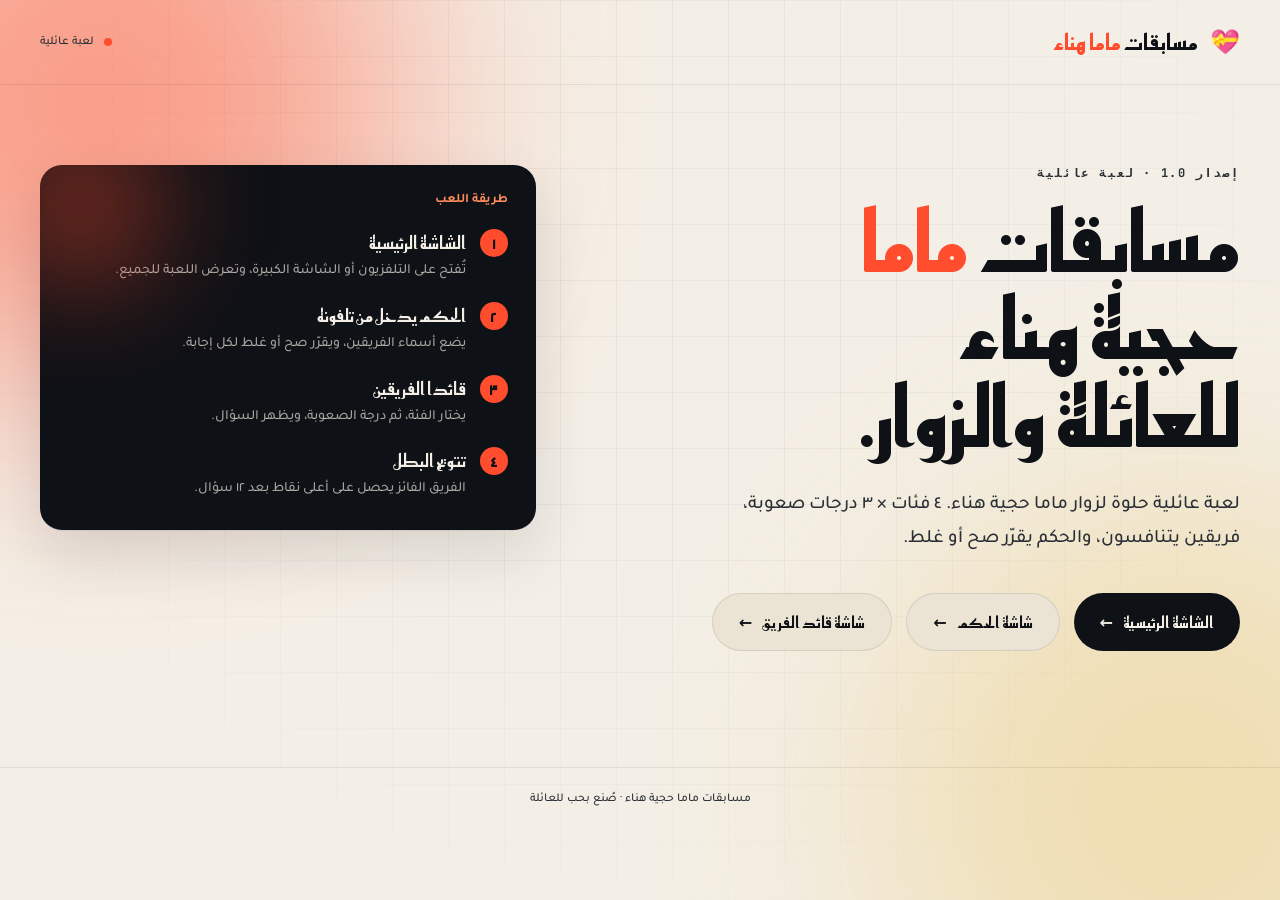
<file: index.html>
<!DOCTYPE html>
<html lang="ar" dir="rtl">
<head>
<meta charset="UTF-8" />
<meta name="viewport" content="width=device-width, initial-scale=1.0" />
<title>مسابقات ماما حجية هناء</title>
<link rel="preconnect" href="https://fonts.googleapis.com">
<link rel="preconnect" href="https://fonts.gstatic.com" crossorigin>
<link href="https://fonts.googleapis.com/css2?family=Tajawal:wght@400;500;700;800;900&family=Reem+Kufi:wght@400;500;700&family=JetBrains+Mono:wght@400;700&display=swap" rel="stylesheet">
<link rel="stylesheet" href="style.css" />
</head>
<body class="page-landing">

<div class="bg-grid" aria-hidden="true"></div>
<div class="bg-blob bg-blob--1" aria-hidden="true"></div>
<div class="bg-blob bg-blob--2" aria-hidden="true"></div>

<header class="topbar">
  <div class="brand">
    <span class="brand__mark">💝</span>
    <span class="brand__name">مسابقات <em>ماما هناء</em></span>
  </div>
  <div class="topbar__meta">
    <span class="dot dot--live"></span>
    <span class="topbar__label">لعبة عائلية</span>
  </div>
</header>

<main class="landing">
  <section class="landing__hero">
    <p class="eyebrow">إصدار 1.0 · لعبة عائلية</p>
    <h1 class="headline">
      مسابقات <em>ماما</em><br/>
      حجية هناء<br/>
      للعائلة والزوار.
    </h1>
    <p class="lede">
      لعبة عائلية حلوة لزوار ماما حجية هناء. ٤ فئات × ٣ درجات صعوبة،
      فريقين يتنافسون، والحكم يقرّر صح أو غلط.
    </p>

    <div class="cta-row">
      <a class="btn btn--primary" href="host.html">
        <span class="btn__label">الشاشة الرئيسية</span>
        <span class="btn__arrow">←</span>
      </a>
      <a class="btn btn--ghost" href="judge.html">
        <span class="btn__label">شاشة الحكم</span>
        <span class="btn__arrow">←</span>
      </a>
      <a class="btn btn--ghost" href="team.html">
        <span class="btn__label">شاشة قائد الفريق</span>
        <span class="btn__arrow">←</span>
      </a>
    </div>
  </section>

  <aside class="landing__panel">
    <div class="panel-card">
      <div class="panel-card__head">
        <span class="panel-card__tag">طريقة اللعب</span>
      </div>
      <ol class="steps">
        <li>
          <span class="step__num">١</span>
          <div>
            <h3>الشاشة الرئيسية</h3>
            <p>تُفتح على التلفزيون أو الشاشة الكبيرة، وتعرض اللعبة للجميع.</p>
          </div>
        </li>
        <li>
          <span class="step__num">٢</span>
          <div>
            <h3>الحكم يدخل من تلفونه</h3>
            <p>يضع أسماء الفريقين، ويقرّر صح أو غلط لكل إجابة.</p>
          </div>
        </li>
        <li>
          <span class="step__num">٣</span>
          <div>
            <h3>قائدا الفريقين</h3>
            <p>يختار الفئة، ثم درجة الصعوبة، ويظهر السؤال.</p>
          </div>
        </li>
        <li>
          <span class="step__num">٤</span>
          <div>
            <h3>تتويج البطل</h3>
            <p>الفريق الفائز يحصل على أعلى نقاط بعد ١٢ سؤال.</p>
          </div>
        </li>
      </ol>
    </div>
  </aside>
</main>

<footer class="footer">
  <span>مسابقات ماما حجية هناء · صُنع بحب للعائلة</span>
</footer>

</body>
</html>
</file>
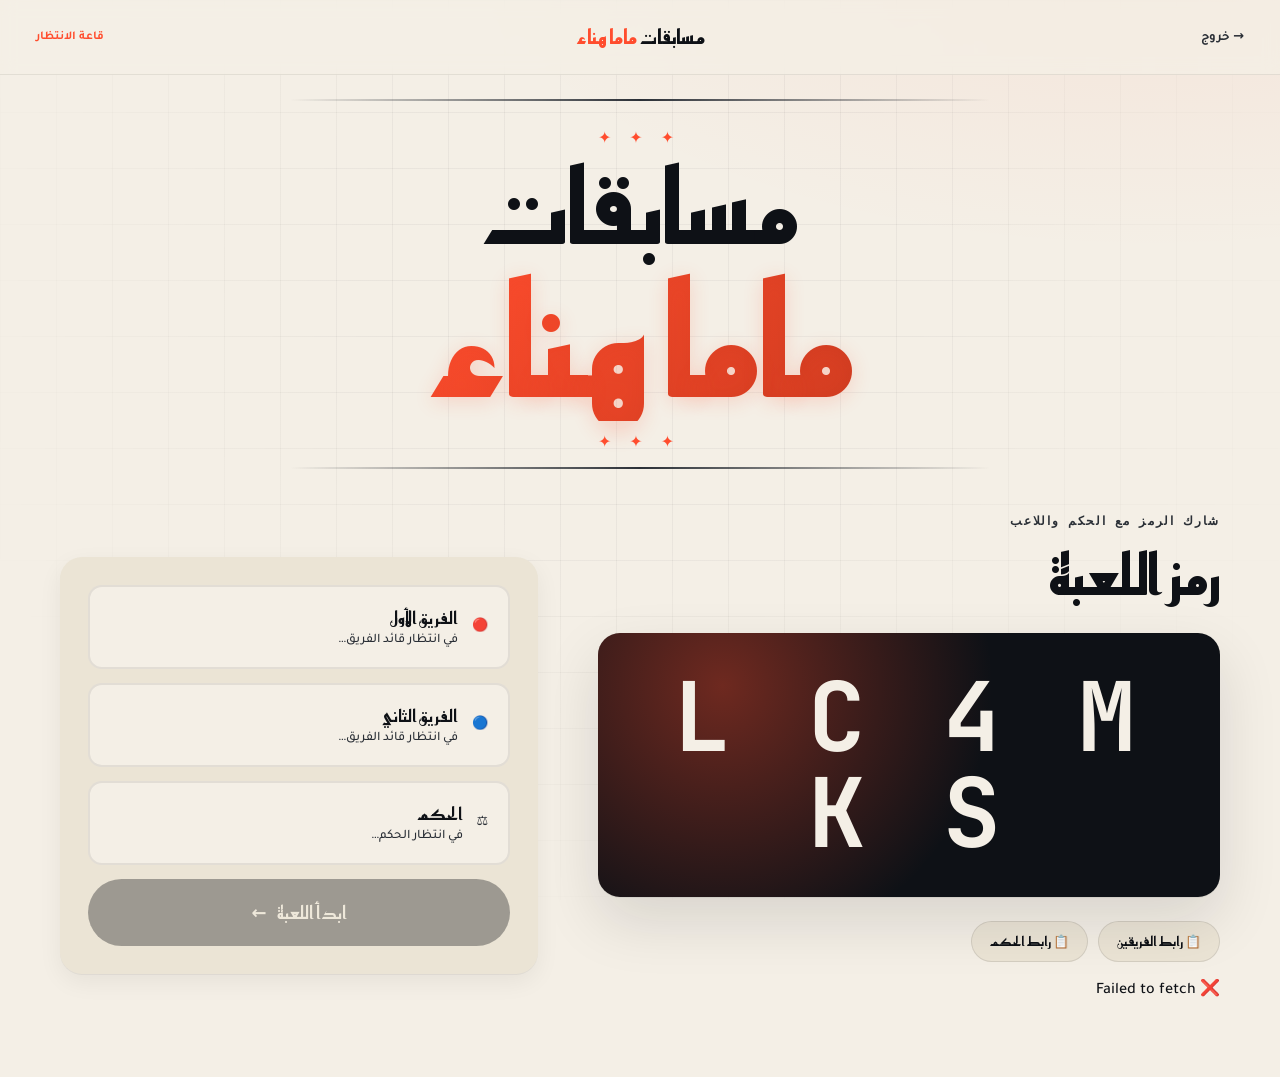
<file: host.html>
<!DOCTYPE html>
<html lang="ar" dir="rtl">
<head>
<meta charset="UTF-8" />
<meta name="viewport" content="width=device-width, initial-scale=1.0" />
<title>الشاشة الرئيسية · مسابقات ماما هناء</title>
<link rel="preconnect" href="https://fonts.googleapis.com">
<link rel="preconnect" href="https://fonts.gstatic.com" crossorigin>
<link href="https://fonts.googleapis.com/css2?family=Tajawal:wght@400;500;700;800;900&family=Reem+Kufi:wght@400;500;700&family=JetBrains+Mono:wght@400;700&display=swap" rel="stylesheet">
<link rel="stylesheet" href="style.css" />
</head>
<body class="page-host">

<div class="bg-grid" aria-hidden="true"></div>

<!-- =========== قاعة الانتظار ============ -->
<section class="screen screen--lobby" data-screen="lobby">
  <header class="host-top">
    <a href="index.html" class="host-top__back">→ خروج</a>
    <span class="host-top__title">مسابقات <em>ماما هناء</em></span>
    <span class="host-top__round">قاعة الانتظار</span>
  </header>

  <div class="lobby-banner">
    <span class="lobby-banner__eyebrow">✦ ✦ ✦</span>
    <h1 class="lobby-banner__title">مسابقات</h1>
    <h2 class="lobby-banner__name">ماما هناء</h2>
    <span class="lobby-banner__eyebrow">✦ ✦ ✦</span>
  </div>

  <div class="lobby-wrap">
    <div class="lobby-left">
      <p class="eyebrow">شارك الرمز مع الحكم واللاعب</p>
      <h1 class="lobby-headline">رمز اللعبة</h1>

      <div class="code-display">
        <div class="code-display__digits" id="gameCodeDisplay">— — — — — —</div>
      </div>

      <div class="link-row">
        <button class="btn btn--ghost btn--sm" id="copyTeamLink">📋 رابط الفريقين</button>
        <button class="btn btn--ghost btn--sm" id="copyJudgeLink">📋 رابط الحكم</button>
      </div>
      <p class="lobby-hint" id="lobbyHint">في انتظار اتصال الجميع…</p>
    </div>

    <div class="lobby-right">
      <div class="status-card">
        <div class="status-pill" id="team1Status">
          <span class="status-pill__icon">🔴</span>
          <div>
            <strong>الفريق الأول</strong>
            <span id="team1StatusText">في انتظار قائد الفريق…</span>
          </div>
        </div>
        <div class="status-pill" id="team2Status">
          <span class="status-pill__icon">🔵</span>
          <div>
            <strong>الفريق الثاني</strong>
            <span id="team2StatusText">في انتظار قائد الفريق…</span>
          </div>
        </div>
        <div class="status-pill" id="judgeStatus">
          <span class="status-pill__icon">⚖️</span>
          <div>
            <strong>الحكم</strong>
            <span id="judgeStatusText">في انتظار الحكم…</span>
          </div>
        </div>

        <button class="btn btn--primary btn--lg btn--full" id="startGameBtn" disabled>
          <span class="btn__label">ابدأ اللعبة</span>
          <span class="btn__arrow">←</span>
        </button>
      </div>
    </div>
  </div>
</section>


<!-- =========== شاشة التصويت ============ -->
<section class="screen screen--voting hidden" data-screen="voting">
  <header class="board-top">
    <div class="board-title" style="grid-column:1/-1;">
      <span class="board-title__main">اختيار <em>الفئات</em></span>
      <span class="board-title__turn" id="votingStatus">كل فريق يختار ٣ فئات من تلفونه</span>
    </div>
  </header>

  <div class="voting-stage">
    <div class="voting-teams">
      <div class="voting-team voting-team--1">
        <span class="voting-team__name" id="votingTeam1Name">الفريق ١</span>
        <span class="voting-team__status" id="votingTeam1Status">يختار…</span>
      </div>
      <div class="voting-vs">VS</div>
      <div class="voting-team voting-team--2">
        <span class="voting-team__name" id="votingTeam2Name">الفريق ٢</span>
        <span class="voting-team__status" id="votingTeam2Status">يختار…</span>
      </div>
    </div>
    <p class="voting-hint">في انتظار إكمال التصويت من الفريقين…</p>
  </div>
</section>


<!-- =========== لوحة الفئات ============ -->
<section class="screen screen--board hidden" data-screen="board">
  <div class="board-utility-bar">
    <span class="board-utility-bar__code">
      <span class="board-utility-bar__lbl">رمز اللعبة:</span>
      <span class="board-utility-bar__val" id="boardGameCode">— — — — — —</span>
    </span>
    <button class="btn btn--ghost btn--sm btn--danger" id="endGameBtn">⊗ إنهاء اللعبة</button>
  </div>

  <header class="board-top">
    <div class="team-card" id="hostTeam1Card">
      <span class="team-card__lbl" id="hostTeam1Name">الفريق الأحمر</span>
      <span class="team-card__score" id="hostTeam1Score">٠</span>
    </div>

    <div class="board-title">
      <span class="board-title__main">مسابقات <em>ماما هناء</em></span>
      <span class="board-title__turn" id="hostTurnIndicator">دور: الفريق الأحمر</span>
    </div>

    <div class="team-card team-card--alt" id="hostTeam2Card">
      <span class="team-card__lbl" id="hostTeam2Name">الفريق الأزرق</span>
      <span class="team-card__score" id="hostTeam2Score">٠</span>
    </div>
  </header>

  <div class="board-stage">
    <div class="board-grid" id="boardGrid">
      <!-- الفئات والنقاط -->
    </div>
    <p class="board-hint">قائد الفريق يختار الفئة والنقاط من تلفونه</p>
  </div>
</section>


<!-- =========== السؤال ============ -->
<section class="screen screen--question hidden" data-screen="question">
  <header class="question-top">
    <div class="qcategory" id="qCategoryName">💝 الفئة</div>
    <div class="qpoints"><span id="qPointsValue">٢٠٠</span> نقطة</div>
    <div class="qteam">دور: <span id="qTeamTurn">الفريق</span></div>
  </header>

  <div class="question-stage">
    <h1 class="question-text" id="questionText">السؤال…</h1>

    <div class="timer-big">
      <svg class="timer__ring" viewBox="0 0 120 120">
        <circle class="timer__ring-bg" cx="60" cy="60" r="54"></circle>
        <circle class="timer__ring-fg" id="timerRing" cx="60" cy="60" r="54"></circle>
      </svg>
      <span class="timer__num" id="timerNum">٣٠</span>
    </div>

    <p class="question-hint">في انتظار قرار الحكم…</p>
  </div>
</section>


<!-- =========== النتيجة ============ -->
<section class="screen screen--result hidden" data-screen="result">
  <div class="result-wrap">
    <div class="result-box" id="resultBox">
      <div class="result-icon" id="resultIcon">✓</div>
      <h1 class="result-verdict" id="resultVerdict">إجابة صحيحة!</h1>
      <p class="result-points" id="resultPoints">+٢٠٠ نقطة</p>
    </div>

    <div class="correct-answer-box">
      <span class="correct-answer-label">الإجابة الصحيحة:</span>
      <p class="correct-answer-text" id="resultCorrectAnswer">—</p>
    </div>
  </div>
</section>


<!-- =========== النهاية ============ -->
<section class="screen screen--final hidden" data-screen="final">
  <div class="final-stage">
    <p class="eyebrow">انتهت اللعبة</p>
    <p class="final-label">والفائز هو</p>
    <h1 class="champion-name" id="finalChampion">—</h1>

    <div class="final-scores" id="finalScores"></div>

    <div class="host-controls">
      <button class="btn btn--primary" id="restartBtn">إعادة اللعبة</button>
      <a class="btn btn--ghost" href="index.html">العودة للرئيسية</a>
    </div>
  </div>
</section>

<script src="questions.js"></script>
<script src="script.js"></script>
<script>
  window.MamaHanaa.initHost();
</script>
</body>
</html>
</file>
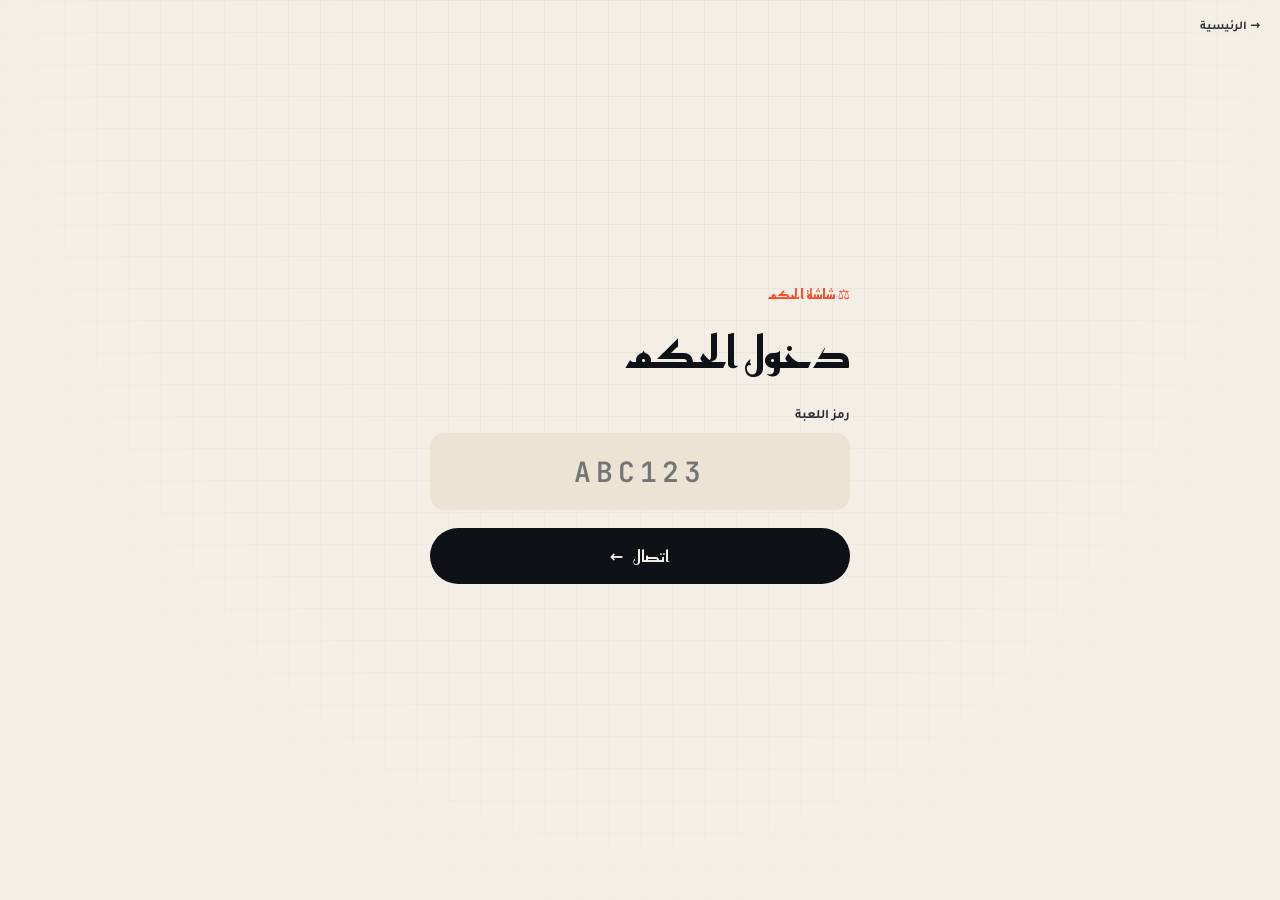
<file: judge.html>
<!DOCTYPE html>
<html lang="ar" dir="rtl">
<head>
<meta charset="UTF-8" />
<meta name="viewport" content="width=device-width, initial-scale=1.0, viewport-fit=cover" />
<title>الحكم · مسابقات ماما هناء</title>
<link rel="preconnect" href="https://fonts.googleapis.com">
<link rel="preconnect" href="https://fonts.gstatic.com" crossorigin>
<link href="https://fonts.googleapis.com/css2?family=Tajawal:wght@400;500;700;800;900&family=Reem+Kufi:wght@400;500;700&family=JetBrains+Mono:wght@400;700&display=swap" rel="stylesheet">
<link rel="stylesheet" href="style.css" />
</head>
<body class="page-judge">

<div class="bg-grid bg-grid--player" aria-hidden="true"></div>

<!-- =========== الاتصال ============ -->
<section class="pscreen pscreen--connect" data-jscreen="connect">
  <a href="index.html" class="player-back">→ الرئيسية</a>
  <div class="pjoin">
    <span class="pbrand">⚖️ شاشة الحكم</span>
    <h1 class="pjoin__title">دخول الحكم</h1>

    <div class="pinput">
      <label for="judgeCodeInput">رمز اللعبة</label>
      <input id="judgeCodeInput" type="text" maxlength="6" placeholder="ABC123" autocomplete="off" dir="ltr" />
    </div>

    <button class="btn btn--primary btn--full" id="judgeConnectBtn">
      <span class="btn__label">اتصال</span>
      <span class="btn__arrow">←</span>
    </button>

    <p class="pjoin__hint" id="judgeHint"></p>
  </div>
</section>

<!-- =========== إعداد الفريقين ============ -->
<section class="pscreen pscreen--setup hidden" data-jscreen="setup">
  <div class="pjoin">
    <span class="pbrand">⚖️ الحكم</span>
    <h1 class="pjoin__title">أسماء الفريقين</h1>

    <div class="pinput">
      <label for="team1NameInput">الفريق الأول</label>
      <input id="team1NameInput" type="text" maxlength="20" placeholder="مثلاً: فريق العم سعد" />
    </div>

    <div class="pinput">
      <label for="team2NameInput">الفريق الثاني</label>
      <input id="team2NameInput" type="text" maxlength="20" placeholder="مثلاً: فريق خالة فاطمة" />
    </div>

    <button class="btn btn--primary btn--full" id="saveTeamsBtn">
      <span class="btn__label">حفظ والدخول</span>
      <span class="btn__arrow">←</span>
    </button>
  </div>
</section>

<!-- =========== الانتظار ============ -->
<section class="pscreen pscreen--waiting hidden" data-jscreen="waiting">
  <div class="pwait">
    <div class="pwait__pulse"></div>
    <p class="eyebrow">الحكم متصل</p>
    <h1 class="pwait__name">في الانتظار</h1>
    <p class="pwait__msg" id="waitingMsg">في انتظار بدء اللعبة…</p>
    <div class="pwait__dots"><span></span><span></span><span></span></div>
  </div>
</section>

<!-- =========== التحكيم ============ -->
<section class="pscreen pscreen--judging hidden" data-jscreen="judging">
  <header class="judge-header">
    <span class="judge-header__cat" id="judgeCategoryName">💝 الفئة</span>
    <span class="judge-header__pts"><span id="judgePoints">٢٠٠</span> نقطة</span>
  </header>

  <div class="judge-turn">دور: <strong id="judgeTeamTurn">الفريق</strong></div>

  <div class="judge-question-card">
    <span class="judge-label">السؤال</span>
    <p class="judge-question-text" id="judgeQuestionText">—</p>
  </div>

  <div class="judge-answer-card">
    <span class="judge-label judge-label--green">الإجابة الصحيحة</span>
    <p class="judge-answer-text" id="judgeAnswerText">—</p>
    <div class="judge-hint-row hidden" id="judgeHintRow">
      <span class="judge-label">تلميح:</span>
      <span id="judgeHintText"></span>
    </div>
  </div>

  <div class="judge-decision">
    <button class="judge-btn judge-btn--correct" id="judgeCorrectBtn">
      <span class="judge-btn__icon">✓</span>
      <span class="judge-btn__lbl">إجابة صحيحة</span>
    </button>
    <button class="judge-btn judge-btn--wrong" id="judgeWrongBtn">
      <span class="judge-btn__icon">✗</span>
      <span class="judge-btn__lbl">إجابة خاطئة</span>
    </button>
  </div>
</section>

<!-- =========== انتهت ============ -->
<section class="pscreen pscreen--ended hidden" data-jscreen="ended">
  <div class="pwait">
    <p class="eyebrow">انتهت اللعبة</p>
    <h1 class="pwait__name">شكراً للحكم</h1>
    <p class="pwait__msg">انتهى دور التحكيم.</p>
    <a href="index.html" class="btn btn--ghost btn--full">العودة للرئيسية</a>
  </div>
</section>

<script src="questions.js"></script>
<script src="script.js"></script>
<script>
  window.MamaHanaa.initJudge();
</script>
</body>
</html>
</file>
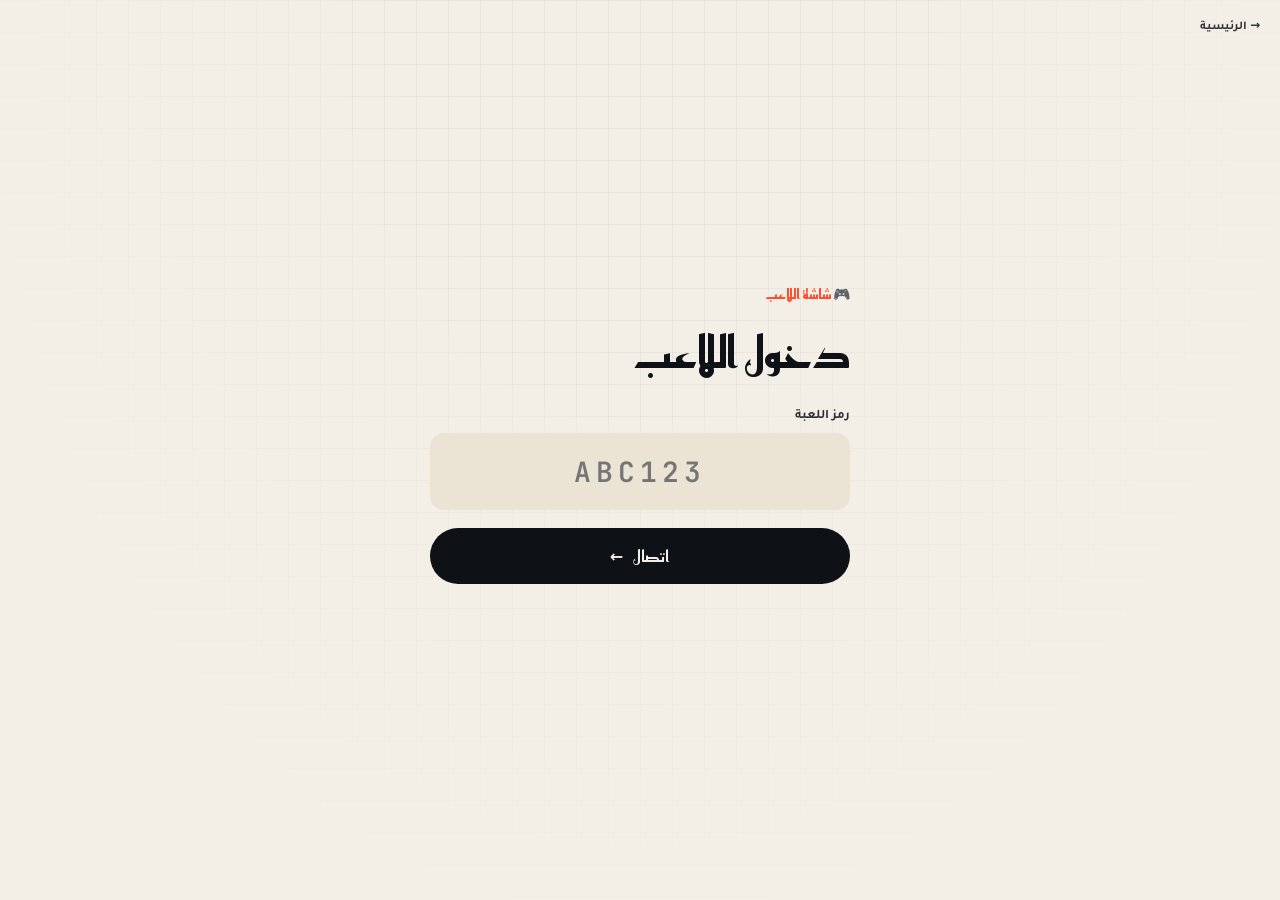
<file: player.html>
<!DOCTYPE html>
<html lang="ar" dir="rtl">
<head>
<meta charset="UTF-8" />
<meta name="viewport" content="width=device-width, initial-scale=1.0, viewport-fit=cover" />
<title>اللاعب · مسابقات ماما هناء</title>
<link rel="preconnect" href="https://fonts.googleapis.com">
<link rel="preconnect" href="https://fonts.gstatic.com" crossorigin>
<link href="https://fonts.googleapis.com/css2?family=Tajawal:wght@400;500;700;800;900&family=Reem+Kufi:wght@400;500;700&family=JetBrains+Mono:wght@400;700&display=swap" rel="stylesheet">
<link rel="stylesheet" href="style.css" />
</head>
<body class="page-player">

<div class="bg-grid bg-grid--player" aria-hidden="true"></div>

<!-- =========== الاتصال ============ -->
<section class="pscreen pscreen--connect" data-pscreen="connect">
  <a href="index.html" class="player-back">→ الرئيسية</a>
  <div class="pjoin">
    <span class="pbrand">🎮 شاشة اللاعب</span>
    <h1 class="pjoin__title">دخول اللاعب</h1>

    <div class="pinput">
      <label for="playerCodeInput">رمز اللعبة</label>
      <input id="playerCodeInput" type="text" maxlength="6" placeholder="ABC123" autocomplete="off" dir="ltr" />
    </div>

    <button class="btn btn--primary btn--full" id="playerConnectBtn">
      <span class="btn__label">اتصال</span>
      <span class="btn__arrow">←</span>
    </button>

    <p class="pjoin__hint" id="playerHint"></p>
  </div>
</section>

<!-- =========== الانتظار ============ -->
<section class="pscreen pscreen--waiting hidden" data-pscreen="waiting">
  <div class="pwait">
    <div class="pwait__pulse"></div>
    <p class="eyebrow">متصل</p>
    <h1 class="pwait__name">جاهز</h1>
    <p class="pwait__msg" id="playerWaitMsg">في انتظار بدء اللعبة…</p>
    <div class="pwait__dots"><span></span><span></span><span></span></div>
  </div>
</section>

<!-- =========== اختيار الفئة ============ -->
<section class="pscreen pscreen--picking hidden" data-pscreen="picking">
  <div class="player-scoreboard">
    <div class="player-team">
      <span id="playerTeam1Name">الفريق الأحمر</span>
      <strong id="playerTeam1Score">٠</strong>
    </div>
    <div class="player-vs">VS</div>
    <div class="player-team">
      <span id="playerTeam2Name">الفريق الأزرق</span>
      <strong id="playerTeam2Score">٠</strong>
    </div>
  </div>

  <div class="player-step-info">
    <span class="step-tag" id="playerTurnLabel">دور: الفريق الأحمر</span>
    <h2 id="playerStepLabel">اختر الفئة</h2>
  </div>

  <div class="picker-grid" id="playerCategoryGrid">
    <!-- الفئات -->
  </div>
</section>

<!-- =========== اختيار الصعوبة ============ -->
<section class="pscreen pscreen--difficulty hidden" data-pscreen="difficulty">
  <div class="player-step-info">
    <button class="back-link" id="playerBackToCat">→ تغيير الفئة</button>
    <h3 class="cat-header" id="playerCatHeader"></h3>
    <h2 id="playerStepLabelDiff">اختر درجة الصعوبة</h2>
  </div>

  <div class="diff-grid" id="playerDifficultyGrid">
    <!-- درجات الصعوبة -->
  </div>
</section>

<!-- =========== في انتظار التحكيم ============ -->
<section class="pscreen pscreen--answering hidden" data-pscreen="answering">
  <div class="pwait">
    <div class="answering-icon">🎤</div>
    <p class="eyebrow">دور <span id="playerAnsweringTeam">الفريق</span></p>
    <h1 class="pwait__name">أجِب على السؤال</h1>
    <p class="pwait__msg">السؤال على الشاشة الكبيرة.<br/>الحكم سيقرّر صح أو غلط.</p>
    <div class="pwait__dots"><span></span><span></span><span></span></div>
  </div>
</section>

<!-- =========== النتيجة ============ -->
<section class="pscreen pscreen--result hidden" data-pscreen="result">
  <div class="presult" id="playerResultBox">
    <div class="presult__icon" id="playerResultIcon">✓</div>
    <h1 class="presult__verdict" id="playerResultVerdict">صحيح!</h1>
    <p class="presult__points" id="playerResultPoints">+٢٠٠ نقطة</p>
  </div>
</section>

<!-- =========== انتهت ============ -->
<section class="pscreen pscreen--ended hidden" data-pscreen="ended">
  <div class="pwait">
    <p class="eyebrow">انتهت اللعبة</p>
    <h1 class="pwait__name">شكراً للعب</h1>
    <p class="pwait__msg">شوف الفائز على الشاشة الكبيرة!</p>
    <a href="index.html" class="btn btn--ghost btn--full">العودة للرئيسية</a>
  </div>
</section>

<script src="questions.js"></script>
<script src="script.js"></script>
<script>
  window.MamaHanaa.initPlayer();
</script>
</body>
</html>
</file>
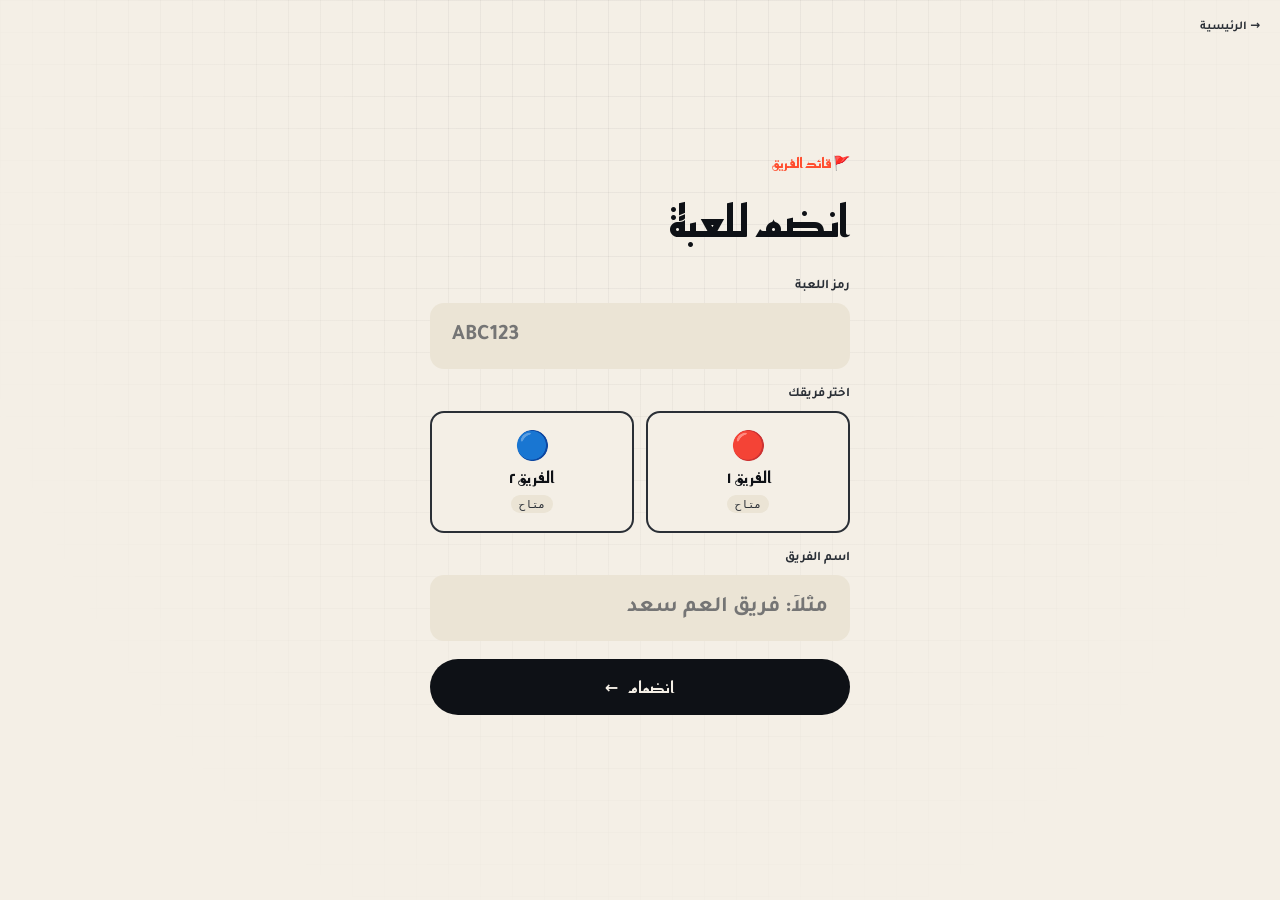
<file: team.html>
<!DOCTYPE html>
<html lang="ar" dir="rtl">
<head>
<meta charset="UTF-8" />
<meta name="viewport" content="width=device-width, initial-scale=1.0, viewport-fit=cover" />
<title>قائد الفريق · مسابقات ماما هناء</title>
<link rel="preconnect" href="https://fonts.googleapis.com">
<link rel="preconnect" href="https://fonts.gstatic.com" crossorigin>
<link href="https://fonts.googleapis.com/css2?family=Tajawal:wght@400;500;700;800;900&family=Reem+Kufi:wght@400;500;700&family=JetBrains+Mono:wght@400;700&display=swap" rel="stylesheet">
<link rel="stylesheet" href="style.css" />
</head>
<body class="page-player">

<div class="bg-grid bg-grid--player" aria-hidden="true"></div>

<!-- =========== الانضمام ============ -->
<section class="pscreen pscreen--connect" data-tscreen="connect">
  <a href="index.html" class="player-back">→ الرئيسية</a>
  <div class="pjoin">
    <span class="pbrand">🚩 قائد الفريق</span>
    <h1 class="pjoin__title">انضم للعبة</h1>

    <div class="pinput">
      <label for="teamCodeInput">رمز اللعبة</label>
      <input id="teamCodeInput" type="text" maxlength="6" placeholder="ABC123" autocomplete="off" dir="ltr" />
    </div>

    <div class="pinput">
      <label>اختر فريقك</label>
      <div class="team-choice-row">
        <button type="button" class="team-choice team-choice--1" data-team="1">
          <span class="team-choice__icon">🔴</span>
          <span class="team-choice__lbl">الفريق ١</span>
          <span class="team-choice__status" id="team1ChoiceStatus">متاح</span>
        </button>
        <button type="button" class="team-choice team-choice--2" data-team="2">
          <span class="team-choice__icon">🔵</span>
          <span class="team-choice__lbl">الفريق ٢</span>
          <span class="team-choice__status" id="team2ChoiceStatus">متاح</span>
        </button>
      </div>
    </div>

    <div class="pinput">
      <label for="teamNameInput">اسم الفريق</label>
      <input id="teamNameInput" type="text" maxlength="20" placeholder="مثلاً: فريق العم سعد" />
    </div>

    <button class="btn btn--primary btn--full" id="teamConnectBtn">
      <span class="btn__label">انضمام</span>
      <span class="btn__arrow">←</span>
    </button>

    <p class="pjoin__hint" id="teamHint"></p>
  </div>
</section>

<!-- =========== الانتظار ============ -->
<section class="pscreen pscreen--waiting hidden" data-tscreen="waiting">
  <div class="pwait">
    <div class="pwait__pulse"></div>
    <p class="eyebrow">متصل</p>
    <h1 class="pwait__name">جاهز</h1>
    <p class="pwait__msg" id="teamWaitMsg">في انتظار بدء اللعبة…</p>
    <div class="pwait__dots"><span></span><span></span><span></span></div>
  </div>
</section>

<!-- =========== التصويت على الفئات ============ -->
<section class="pscreen pscreen--voting hidden" data-tscreen="voting">
  <div class="player-step-info">
    <span class="step-tag">🗳️ التصويت</span>
    <h2 id="teamVotingTitle">اختر ٣ فئات</h2>
    <p class="fairness-hint" id="teamVotingHint">اخترت ٠ من ٣</p>
  </div>

  <div class="picker-grid" id="teamVotingGrid">
    <!-- الفئات للتصويت -->
  </div>
</section>

<!-- =========== اختيار الفئة ============ -->
<section class="pscreen pscreen--picking hidden" data-tscreen="picking">
  <div class="player-scoreboard">
    <div class="player-team">
      <span id="teamTeam1Name">الفريق ١</span>
      <strong id="teamTeam1Score">٠</strong>
    </div>
    <div class="player-vs">VS</div>
    <div class="player-team">
      <span id="teamTeam2Name">الفريق ٢</span>
      <strong id="teamTeam2Score">٠</strong>
    </div>
  </div>

  <div class="player-step-info">
    <span class="step-tag" id="teamTurnLabel">دورك</span>
    <h2 id="teamStepLabel">اختر الفئة</h2>
    <p class="fairness-hint">يمكنك اختيار ٣ أسئلة فقط من كل فئة</p>
  </div>

  <div class="picker-grid" id="teamCategoryGrid">
    <!-- الفئات -->
  </div>
</section>

<!-- =========== اختيار الصعوبة ============ -->
<section class="pscreen pscreen--difficulty hidden" data-tscreen="difficulty">
  <div class="player-step-info">
    <button class="back-link" id="teamBackToCat">→ تغيير الفئة</button>
    <h3 class="cat-header" id="teamCatHeader"></h3>
    <h2 id="teamStepLabelDiff">اختر درجة الصعوبة</h2>
  </div>

  <div class="diff-grid" id="teamDifficultyGrid">
    <!-- درجات الصعوبة -->
  </div>
</section>

<!-- =========== في انتظار التحكيم ============ -->
<section class="pscreen pscreen--answering hidden" data-tscreen="answering">
  <div class="pwait">
    <div class="answering-icon">🎤</div>
    <p class="eyebrow">دور <span id="teamAnsweringTeam">الفريق</span></p>
    <h1 class="pwait__name">أجِب على السؤال</h1>
    <p class="pwait__msg">السؤال على الشاشة الكبيرة.<br/>الحكم سيقرّر صح أو غلط.</p>
    <div class="pwait__dots"><span></span><span></span><span></span></div>
  </div>
</section>

<!-- =========== النتيجة ============ -->
<section class="pscreen pscreen--result hidden" data-tscreen="result">
  <div class="presult" id="teamResultBox">
    <div class="presult__icon" id="teamResultIcon">✓</div>
    <h1 class="presult__verdict" id="teamResultVerdict">صحيح!</h1>
    <p class="presult__points" id="teamResultPoints">+٢٠٠ نقطة</p>
  </div>
</section>

<!-- =========== انتهت ============ -->
<section class="pscreen pscreen--ended hidden" data-tscreen="ended">
  <div class="pwait">
    <p class="eyebrow">انتهت اللعبة</p>
    <h1 class="pwait__name">شكراً للعب</h1>
    <p class="pwait__msg">شوف الفائز على الشاشة الكبيرة!</p>
    <a href="index.html" class="btn btn--ghost btn--full">العودة للرئيسية</a>
  </div>
</section>

<script src="questions.js"></script>
<script src="script.js"></script>
<script>
  window.MamaHanaa.initTeamLeader();
</script>
</body>
</html>
</file>
<file: style.css>
/* ============================================================
 * مسابقات ماما حجية هناء — التنسيق
 * ============================================================ */

:root {
  --ink:        #0E1116;
  --ink-soft:   #2A2F36;
  --paper:      #F4EFE6;
  --paper-2:    #EBE4D5;
  --line:       #1A1D22;
  --accent:     #FF4D2E;
  --accent-2:   #FF8C5A;
  --accent-soft:#FFE6E0;
  --success:    #16B364;
  --success-soft:#DDF5E5;
  --danger:     #E5484D;
  --danger-soft:#FFE0DA;
  --warn:       #F5A524;
  --gold:       #E5B73B;
  --silver:     #C2C7CE;
  --bronze:     #C77B45;
  --team1:      #E5484D;
  --team1-soft: #FFE0DA;
  --team2:      #2658B5;
  --team2-soft: #DBE7FF;

  --font-display: "Reem Kufi", "Tajawal", system-ui, sans-serif;
  --font-body:    "Tajawal", system-ui, sans-serif;
  --font-mono:    "JetBrains Mono", ui-monospace, monospace;

  --radius-sm: 8px;
  --radius:    14px;
  --radius-lg: 22px;

  --shadow-soft:  0 1px 0 rgba(14,17,22,.05), 0 8px 24px rgba(14,17,22,.06);
  --shadow-deep:  0 1px 0 rgba(14,17,22,.06), 0 24px 60px rgba(14,17,22,.12);
}

* { box-sizing: border-box; }
html, body { margin: 0; padding: 0; }

body {
  font-family: var(--font-body);
  background: var(--paper);
  color: var(--ink);
  -webkit-font-smoothing: antialiased;
  min-height: 100vh;
  overflow-x: hidden;
  font-weight: 500;
}

.hidden { display: none !important; }

/* =========== خلفية =========== */
.bg-grid {
  position: fixed; inset: 0;
  background-image:
    linear-gradient(rgba(14,17,22,.045) 1px, transparent 1px),
    linear-gradient(90deg, rgba(14,17,22,.045) 1px, transparent 1px);
  background-size: 56px 56px;
  pointer-events: none;
  z-index: 0;
  mask-image: radial-gradient(ellipse at 50% 30%, black 30%, transparent 80%);
}
.bg-grid--player {
  background-size: 32px 32px;
  mask-image: radial-gradient(ellipse at 50% 0%, black 20%, transparent 80%);
}
.bg-blob {
  position: fixed;
  width: 600px; height: 600px;
  border-radius: 50%;
  filter: blur(120px);
  pointer-events: none;
  z-index: 0;
  opacity: .5;
}
.bg-blob--1 { background: var(--accent); top: -200px; left: -200px; }
.bg-blob--2 { background: var(--gold); bottom: -200px; right: -200px; opacity: .3; }

/* =========== مساعدات =========== */
.eyebrow {
  font-family: var(--font-mono);
  font-size: 12px;
  letter-spacing: .14em;
  color: var(--ink-soft);
  margin: 0 0 18px;
  font-weight: 700;
}
em {
  font-family: var(--font-display);
  font-style: normal;
  font-weight: 700;
  color: var(--accent);
}

/* =========== شريط علوي =========== */
.topbar {
  position: relative; z-index: 5;
  display: flex; justify-content: space-between; align-items: center;
  padding: 24px 40px;
  border-bottom: 1px solid rgba(14,17,22,.08);
}
.brand {
  display: flex; align-items: center; gap: 12px;
  font-weight: 800; font-size: 22px;
  font-family: var(--font-display);
}
.brand__mark { font-size: 24px; }
.topbar__meta { display: flex; align-items: center; gap: 10px; }
.topbar__label { font-size: 12px; color: var(--ink-soft); font-weight: 500; }
.dot {
  display: inline-block; width: 8px; height: 8px; border-radius: 50%;
  background: var(--ink-soft);
}
.dot--live {
  background: var(--accent);
  box-shadow: 0 0 0 0 rgba(255,77,46,.6);
  animation: pulse 1.6s infinite;
}
@keyframes pulse {
  0%, 100% { box-shadow: 0 0 0 0 rgba(255,77,46,.6); }
  70%      { box-shadow: 0 0 0 14px rgba(255,77,46,0); }
}

/* =========== الصفحة الرئيسية =========== */
.landing {
  position: relative; z-index: 2;
  display: grid;
  grid-template-columns: 1.3fr 1fr;
  gap: 60px;
  padding: 80px 40px 60px;
  max-width: 1400px;
  margin: 0 auto;
}
.headline {
  font-family: var(--font-display);
  font-size: clamp(44px, 6.5vw, 96px);
  line-height: 1.05;
  font-weight: 700;
  margin: 0 0 28px;
}
.lede {
  font-size: 19px;
  line-height: 1.8;
  color: var(--ink-soft);
  max-width: 540px;
  margin: 0 0 36px;
  font-weight: 500;
}
.cta-row {
  display: flex; gap: 14px; flex-wrap: wrap;
  margin-bottom: 56px;
}
.panel-card {
  background: var(--ink);
  color: var(--paper);
  border-radius: var(--radius-lg);
  padding: 28px;
  box-shadow: var(--shadow-deep);
  position: relative;
  overflow: hidden;
}
.panel-card::after {
  content: "";
  position: absolute; top: -40px; left: -40px;
  width: 160px; height: 160px;
  background: var(--accent);
  border-radius: 50%; filter: blur(60px); opacity: .5;
}
.panel-card__head {
  display: flex; justify-content: space-between; align-items: center;
  margin-bottom: 20px;
  font-size: 13px; font-weight: 700;
}
.panel-card__tag { color: var(--accent-2); }
.steps { list-style: none; padding: 0; margin: 0; display: flex; flex-direction: column; gap: 18px; }
.steps li { display: flex; gap: 14px; align-items: flex-start; }
.step__num {
  flex-shrink: 0;
  width: 28px; height: 28px; border-radius: 50%;
  background: var(--accent); color: var(--ink);
  font-family: var(--font-display);
  font-weight: 700; font-size: 16px;
  display: grid; place-items: center;
}
.steps h3 {
  margin: 0 0 4px;
  font-family: var(--font-display);
  font-size: 18px; font-weight: 600;
}
.steps p { margin: 0; font-size: 14px; color: rgba(244,239,230,.65); line-height: 1.7; }

.footer {
  position: relative; z-index: 2;
  display: flex; justify-content: center;
  padding: 24px 40px;
  border-top: 1px solid rgba(14,17,22,.08);
  font-size: 12px;
  color: var(--ink-soft);
  font-weight: 500;
}

/* =========== الأزرار =========== */
.btn {
  display: inline-flex; align-items: center; justify-content: center; gap: 10px;
  padding: 16px 26px;
  border-radius: 999px;
  border: none;
  background: transparent;
  font-family: var(--font-display);
  font-weight: 600;
  font-size: 16px;
  cursor: pointer;
  text-decoration: none;
  transition: transform .2s, background .2s, color .2s;
  user-select: none;
  white-space: nowrap;
}
.btn__arrow { transition: transform .2s; }
.btn:hover .btn__arrow { transform: translateX(-4px); }
.btn--primary { background: var(--ink); color: var(--paper); }
.btn--primary:hover { background: var(--accent); color: var(--ink); }
.btn--ghost {
  background: var(--paper-2);
  color: var(--ink);
  border: 1px solid rgba(14,17,22,.1);
}
.btn--ghost:hover { background: var(--ink); color: var(--paper); border-color: var(--ink); }
.btn--lg { padding: 20px 32px; font-size: 18px; }
.btn--sm { padding: 10px 18px; font-size: 13px; }
.btn--full { width: 100%; }
.btn:disabled { opacity: .35; cursor: not-allowed; pointer-events: none; }

/* ============================================================
 * الشاشة الرئيسية
 * ============================================================ */
.page-host {
  min-height: 100vh;
  background:
    radial-gradient(1200px 600px at 90% -10%, rgba(255,77,46,.08), transparent 60%),
    var(--paper);
}
.screen {
  position: relative; z-index: 2;
  min-height: 100vh;
  display: flex; flex-direction: column;
}

/* ---- قاعة الانتظار ---- */
.host-top {
  display: grid;
  grid-template-columns: 1fr 2fr 1fr;
  align-items: center;
  padding: 22px 36px;
  border-bottom: 1px solid rgba(14,17,22,.08);
  background: rgba(244,239,230,.7);
  backdrop-filter: blur(8px);
}
.host-top__back {
  font-size: 13px; color: var(--ink-soft);
  text-decoration: none; font-weight: 600;
}
.host-top__back:hover { color: var(--accent); }
.host-top__title {
  text-align: center;
  font-family: var(--font-display);
  font-weight: 700; font-size: 20px;
}
.host-top__round {
  font-size: 12px; color: var(--accent);
  font-weight: 700; text-align: left;
}

.lobby-banner {
  text-align: center;
  padding: 50px 40px 30px;
  display: flex;
  flex-direction: column;
  align-items: center;
  gap: 8px;
  position: relative;
}
.lobby-banner::before,
.lobby-banner::after {
  content: "";
  position: absolute;
  left: 50%;
  transform: translateX(-50%);
  width: min(700px, 70%);
  height: 2px;
  background: linear-gradient(90deg, transparent, var(--ink-soft, rgba(0,0,0,.25)), transparent);
}
.lobby-banner::before { top: 24px; }
.lobby-banner::after  { bottom: 14px; }
.lobby-banner__eyebrow {
  font-family: var(--font-display);
  font-size: 16px;
  letter-spacing: 8px;
  color: var(--accent);
  font-weight: 700;
}
.lobby-banner__title {
  font-family: var(--font-display);
  font-size: clamp(56px, 8vw, 110px);
  line-height: 1;
  font-weight: 700;
  margin: 0;
  color: var(--ink);
  letter-spacing: -1px;
}
.lobby-banner__name {
  font-family: var(--font-display);
  font-size: clamp(80px, 12vw, 180px);
  line-height: 1;
  font-weight: 900;
  margin: 0;
  background: linear-gradient(135deg, var(--accent), #c93a1f);
  -webkit-background-clip: text;
  -webkit-text-fill-color: transparent;
  background-clip: text;
  text-shadow: 0 4px 20px rgba(255,77,46,.18);
  letter-spacing: -2px;
}

.lobby-wrap {
  flex: 1;
  display: grid; grid-template-columns: 1.3fr 1fr;
  gap: 60px;
  padding: 30px 60px 60px;
  max-width: 1400px; margin: 0 auto; width: 100%;
  align-items: center;
}
.lobby-headline {
  font-family: var(--font-display);
  font-size: clamp(36px, 4.5vw, 56px);
  line-height: 1; font-weight: 700;
  margin: 0 0 30px;
}
.code-display {
  background: var(--ink); color: var(--paper);
  border-radius: var(--radius-lg);
  padding: 36px 40px;
  margin-bottom: 24px;
  box-shadow: var(--shadow-deep);
  position: relative; overflow: hidden;
  text-align: center;
}
.code-display::before {
  content: "";
  position: absolute; inset: 0;
  background: radial-gradient(circle at 20% 20%, rgba(255,77,46,.4), transparent 50%);
}
.code-display__digits {
  position: relative;
  font-family: var(--font-mono);
  font-size: clamp(54px, 8vw, 96px);
  font-weight: 700; letter-spacing: 0.1em;
  line-height: 1;
  direction: ltr;
}
.link-row { display: flex; gap: 10px; flex-wrap: wrap; }

.status-card {
  background: var(--paper-2);
  border-radius: var(--radius-lg);
  padding: 28px;
  box-shadow: var(--shadow-soft);
  display: flex; flex-direction: column; gap: 14px;
}
.status-pill {
  background: var(--paper);
  border-radius: var(--radius);
  padding: 18px 20px;
  display: flex; align-items: center; gap: 14px;
  border: 2px solid rgba(14,17,22,.08);
  transition: border-color .3s, background .3s;
}
.status-pill__icon { font-size: 28px; }
.status-pill > div { display: flex; flex-direction: column; gap: 2px; }
.status-pill strong { font-family: var(--font-display); font-size: 17px; }
.status-pill span { font-size: 13px; color: var(--ink-soft); }
.status-pill--ok {
  border-color: var(--success);
  background: var(--success-soft);
}
.status-pill--ok span { color: var(--success); font-weight: 600; }

/* ---- لوحة الفئات ---- */
.board-utility-bar {
  display: flex;
  align-items: center;
  justify-content: space-between;
  padding: 10px 36px;
  background: var(--ink);
  color: var(--paper);
  border-bottom: 1px solid rgba(14,17,22,.08);
}
.board-utility-bar__code {
  display: inline-flex;
  align-items: center;
  gap: 12px;
  font-family: var(--font-mono);
}
.board-utility-bar__lbl {
  font-size: 13px;
  opacity: .65;
  font-weight: 500;
}
.board-utility-bar__val {
  font-size: 18px;
  font-weight: 700;
  letter-spacing: 4px;
  color: var(--accent-2);
}
.btn--danger {
  background: rgba(255,77,46,.15);
  color: #FF6B4F;
  border-color: rgba(255,77,46,.4);
}
.btn--danger:hover {
  background: rgba(255,77,46,.25);
  border-color: var(--accent);
  color: white;
}

/* ---- زر الرجوع للعبة السابقة ---- */
.restore-btn {
  display: inline-flex;
  align-items: center;
  gap: 8px;
  background: linear-gradient(135deg, #16B364, #129F58);
  color: white;
  padding: 12px 18px;
  border-radius: 10px;
  border: none;
  font-family: var(--font-display);
  font-weight: 700;
  font-size: 14px;
  cursor: pointer;
  width: 100%;
  justify-content: center;
  transition: all .15s ease;
  margin-top: 8px;
}
.restore-btn:hover {
  transform: translateY(-1px);
  box-shadow: 0 4px 12px rgba(22,179,100,.3);
}
.restore-btn strong {
  font-family: var(--font-mono);
  letter-spacing: 2px;
}

.board-top {
  display: grid;
  grid-template-columns: 1fr 2fr 1fr;
  align-items: center;
  padding: 24px 36px;
  border-bottom: 1px solid rgba(14,17,22,.08);
  background: rgba(244,239,230,.7);
  backdrop-filter: blur(8px);
}
.board-title { text-align: center; }
.board-title__main {
  display: block;
  font-family: var(--font-display);
  font-weight: 700; font-size: 22px;
}
.board-title__turn {
  display: inline-block;
  margin-top: 8px;
  background: var(--accent);
  color: var(--ink);
  padding: 6px 16px;
  border-radius: 999px;
  font-family: var(--font-display);
  font-size: 14px; font-weight: 700;
}
.team-card {
  background: var(--team1-soft);
  border-radius: var(--radius);
  padding: 16px 20px;
  display: flex; flex-direction: column; align-items: flex-start; gap: 4px;
  border: 3px solid transparent;
  transition: border-color .3s, transform .3s;
}
.team-card--alt {
  background: var(--team2-soft);
  align-items: flex-end;
}
.team-card--active { border-color: var(--accent); transform: scale(1.05); }
.team-card__lbl {
  font-family: var(--font-display);
  font-size: 16px; font-weight: 600;
  color: var(--ink-soft);
}
.team-card__score {
  font-family: var(--font-display);
  font-size: 40px; font-weight: 700;
  color: var(--team1);
  line-height: 1;
}
.team-card--alt .team-card__score { color: var(--team2); }

.board-stage {
  flex: 1;
  padding: 40px 60px;
  max-width: 1500px; margin: 0 auto; width: 100%;
  display: flex; flex-direction: column;
}
.board-grid {
  flex: 1;
  display: grid;
  grid-template-columns: repeat(6, 1fr);
  gap: 14px;
  margin-bottom: 24px;
}
.cat-col {
  background: var(--paper-2);
  border-radius: var(--radius-lg);
  padding: 14px;
  display: flex; flex-direction: column; gap: 8px;
}
.cat-col__head {
  text-align: center;
  padding-bottom: 12px;
  margin-bottom: 2px;
  border-bottom: 2px dashed rgba(14,17,22,.1);
}
.cat-col__emoji { font-size: 32px; margin-bottom: 6px; }
.cat-col__name {
  font-family: var(--font-display);
  font-size: 14px; font-weight: 700;
  line-height: 1.3;
}
.cat-tile {
  background: var(--ink);
  color: var(--accent-2);
  border-radius: var(--radius);
  padding: 14px 10px;
  font-family: var(--font-display);
  font-size: 26px; font-weight: 700;
  text-align: center;
  transition: transform .2s, opacity .3s;
  position: relative;
  overflow: hidden;
}
.cat-tile::before {
  content: "";
  position: absolute; inset: 0;
  background: radial-gradient(circle at 50% 50%, rgba(255,140,90,.2), transparent 60%);
}
.cat-tile--used {
  background: var(--paper-2);
  color: var(--ink-soft);
  opacity: .35;
  font-size: 28px;
}
.cat-tile--used::before { display: none; }
.board-hint {
  text-align: center;
  font-size: 14px;
  color: var(--ink-soft);
  margin: 0;
  font-weight: 500;
}

/* ---- السؤال ---- */
.question-top {
  display: grid;
  grid-template-columns: 1fr 1fr 1fr;
  align-items: center;
  padding: 24px 36px;
  border-bottom: 1px solid rgba(14,17,22,.08);
  background: rgba(244,239,230,.7);
  backdrop-filter: blur(8px);
}
.qcategory {
  font-family: var(--font-display);
  font-size: 20px; font-weight: 700;
}
.qpoints {
  text-align: center;
  font-family: var(--font-display);
  font-size: 16px;
  color: var(--ink-soft);
  font-weight: 600;
}
.qpoints span {
  display: inline-block;
  background: var(--accent);
  color: var(--ink);
  padding: 6px 18px;
  border-radius: 999px;
  font-size: 24px;
  margin-left: 8px;
  font-weight: 700;
}
.qteam {
  text-align: left;
  font-size: 16px;
  font-weight: 600;
  color: var(--ink-soft);
}
.qteam span {
  color: var(--ink);
  font-family: var(--font-display);
  font-weight: 700;
}

.question-stage {
  flex: 1;
  padding: 60px 80px;
  max-width: 1400px; margin: 0 auto; width: 100%;
  display: flex; flex-direction: column;
  align-items: center; justify-content: center;
  gap: 50px;
  text-align: center;
}
.question-text {
  font-family: var(--font-display);
  font-size: clamp(40px, 5vw, 76px);
  line-height: 1.3;
  font-weight: 700;
  margin: 0;
  max-width: 1100px;
}
.timer-big {
  position: relative; width: 180px; height: 180px;
  display: grid; place-items: center;
}
.timer__ring { width: 180px; height: 180px; transform: rotate(-90deg); }
.timer__ring-bg { fill: none; stroke: rgba(14,17,22,.08); stroke-width: 6; }
.timer__ring-fg {
  fill: none; stroke: var(--accent); stroke-width: 6;
  stroke-linecap: round;
  transition: stroke-dashoffset .1s linear;
}
.timer__num {
  position: absolute;
  font-family: var(--font-display);
  font-size: 72px; font-weight: 700;
}
.timer-big .timer__num { font-size: 72px; }

.question-hint {
  font-size: 16px;
  color: var(--ink-soft);
  margin: 0;
  font-weight: 600;
}

/* ---- النتيجة ---- */
.result-wrap {
  flex: 1;
  display: flex; flex-direction: column;
  align-items: center; justify-content: center;
  padding: 60px;
  gap: 40px;
}
.result-box {
  background: var(--paper-2);
  border-radius: var(--radius-lg);
  padding: 60px 80px;
  text-align: center;
  animation: revealPop .6s cubic-bezier(.34,1.56,.64,1);
  min-width: 500px;
}
@keyframes revealPop {
  from { opacity: 0; transform: scale(.7); }
  to   { opacity: 1; transform: scale(1); }
}
.result-box--correct { background: var(--success-soft); }
.result-box--wrong   { background: var(--danger-soft); }
.result-icon {
  width: 120px; height: 120px;
  border-radius: 50%;
  background: var(--ink-soft); color: white;
  display: grid; place-items: center;
  font-size: 80px; font-weight: 700;
  margin: 0 auto 24px;
}
.result-box--correct .result-icon { background: var(--success); }
.result-box--wrong .result-icon   { background: var(--danger); }
.result-verdict {
  font-family: var(--font-display);
  font-size: 56px; font-weight: 700;
  margin: 0 0 12px;
}
.result-points {
  font-family: var(--font-display);
  font-size: 28px; font-weight: 600;
  margin: 0; color: var(--ink-soft);
}
.correct-answer-box {
  background: var(--ink); color: var(--paper);
  border-radius: var(--radius-lg);
  padding: 30px 50px;
  text-align: center;
  min-width: 500px;
}
.correct-answer-label {
  font-size: 14px; font-weight: 600;
  color: var(--accent-2);
  display: block; margin-bottom: 10px;
}
.correct-answer-text {
  font-family: var(--font-display);
  font-size: 38px; font-weight: 700;
  margin: 0; line-height: 1.3;
}

/* ---- النهاية ---- */
.final-stage {
  flex: 1;
  padding: 60px;
  text-align: center;
  display: flex; flex-direction: column; align-items: center; justify-content: center;
}
.final-label {
  font-family: var(--font-display);
  font-size: 28px; color: var(--ink-soft);
  margin: 0 0 12px;
}
.champion-name {
  font-family: var(--font-display);
  font-size: clamp(60px, 10vw, 140px);
  font-weight: 700;
  line-height: 1.05; margin: 0 0 50px;
  background: linear-gradient(135deg, var(--accent), var(--gold));
  -webkit-background-clip: text;
  background-clip: text;
  -webkit-text-fill-color: transparent;
  animation: revealPop .9s cubic-bezier(.34,1.56,.64,1);
}
.final-scores {
  display: flex; flex-direction: column; gap: 12px;
  margin-bottom: 50px;
  min-width: 480px;
}
.final-row {
  display: flex; justify-content: space-between; align-items: center;
  background: var(--paper-2);
  border-radius: var(--radius);
  padding: 18px 28px;
  font-family: var(--font-display);
  font-size: 24px;
  font-weight: 600;
}
.final-row--winner {
  background: var(--ink);
  color: var(--paper);
}
.final-row--winner strong { color: var(--gold); font-size: 32px; }
.final-row strong { font-size: 28px; color: var(--accent); }

.host-controls {
  display: flex; gap: 14px;
  margin-top: 30px;
}

/* ============================================================
 * شاشة التلفون (الحكم + اللاعب)
 * ============================================================ */
.page-judge, .page-player {
  min-height: 100vh;
  min-height: 100dvh;
  background: var(--paper);
}
.pscreen {
  position: relative; z-index: 2;
  min-height: 100vh;
  min-height: 100dvh;
  padding: 24px;
  display: flex; flex-direction: column;
}
.player-back {
  position: absolute; top: 18px; right: 20px;
  font-size: 12px;
  color: var(--ink-soft);
  text-decoration: none;
  font-weight: 600;
}

/* ---- الانضمام ---- */
.pjoin {
  margin: auto 0;
  width: 100%;
  max-width: 420px;
  align-self: center;
  padding: 20px 0;
}
.pbrand {
  font-family: var(--font-display);
  font-size: 14px; font-weight: 700;
  color: var(--accent);
  margin-bottom: 24px; display: block;
}
.pjoin__title {
  font-family: var(--font-display);
  font-size: 44px; font-weight: 700;
  line-height: 1.1; margin: 0 0 32px;
}
.pinput { margin-bottom: 18px; }
.pinput label {
  display: block;
  font-size: 13px;
  color: var(--ink-soft);
  margin-bottom: 8px;
  font-weight: 600;
}
.pinput input {
  width: 100%;
  background: var(--paper-2);
  border: 2px solid transparent;
  border-radius: var(--radius);
  padding: 18px 20px;
  font-family: var(--font-body);
  font-size: 22px; font-weight: 600;
  color: var(--ink);
  outline: none;
  transition: border-color .2s, background .2s;
}
.pinput input:focus {
  border-color: var(--ink);
  background: var(--paper);
}
#judgeCodeInput, #playerCodeInput {
  font-family: var(--font-mono);
  letter-spacing: 0.18em;
  text-transform: uppercase;
  font-size: 28px;
  text-align: center;
}
.pjoin__hint {
  margin: 14px 0 0;
  font-size: 13px;
  color: var(--ink-soft);
  min-height: 18px;
  font-weight: 500;
}
.hint--err, .pjoin__hint--err { color: var(--accent); }

/* ---- الانتظار ---- */
.pwait {
  margin: auto;
  text-align: center;
  max-width: 360px;
}
.pwait__pulse {
  width: 80px; height: 80px;
  border-radius: 50%;
  background: var(--accent);
  margin: 0 auto 30px;
  animation: bigPulse 1.6s ease-in-out infinite;
}
@keyframes bigPulse {
  0%, 100% { transform: scale(1); opacity: 1; }
  50%      { transform: scale(1.2); opacity: .6; }
}
.pwait__name {
  font-family: var(--font-display);
  font-size: 44px; font-weight: 700;
  margin: 0 0 12px;
}
.pwait__msg {
  color: var(--ink-soft); font-size: 16px;
  margin: 0 0 24px; line-height: 1.7;
  font-weight: 500;
}
.pwait__dots {
  display: flex; gap: 8px; justify-content: center;
}
.pwait__dots span {
  width: 8px; height: 8px; border-radius: 50%;
  background: var(--ink-soft);
  animation: dotJump 1.2s infinite;
}
.pwait__dots span:nth-child(2) { animation-delay: .2s; }
.pwait__dots span:nth-child(3) { animation-delay: .4s; }
@keyframes dotJump {
  0%, 60%, 100% { transform: translateY(0); opacity: .4; }
  30%           { transform: translateY(-6px); opacity: 1; }
}
.answering-icon {
  font-size: 80px;
  margin-bottom: 20px;
  animation: bigPulse 2s ease-in-out infinite;
}

/* ---- شاشة الحكم ---- */
.judge-header {
  display: flex; justify-content: space-between; align-items: center;
  padding: 0 4px;
  margin-bottom: 16px;
}
.judge-header__cat {
  font-family: var(--font-display);
  font-size: 17px; font-weight: 700;
}
.judge-header__pts {
  background: var(--accent);
  color: var(--ink);
  padding: 6px 14px;
  border-radius: 999px;
  font-family: var(--font-display);
  font-size: 14px; font-weight: 700;
}
.judge-turn {
  background: var(--ink);
  color: var(--paper);
  padding: 12px 20px;
  border-radius: var(--radius);
  text-align: center;
  font-size: 14px; font-weight: 600;
  margin-bottom: 18px;
}
.judge-turn strong {
  font-family: var(--font-display);
  color: var(--accent-2);
  font-size: 17px;
}
.judge-question-card {
  background: var(--paper-2);
  border-radius: var(--radius);
  padding: 20px;
  margin-bottom: 14px;
}
.judge-answer-card {
  background: var(--success-soft);
  border-radius: var(--radius);
  padding: 20px;
  margin-bottom: 24px;
  border: 2px solid var(--success);
}
.judge-label {
  font-size: 12px;
  color: var(--ink-soft);
  font-weight: 700;
  display: block;
  margin-bottom: 8px;
}
.judge-label--green { color: var(--success); }
.judge-question-text {
  font-family: var(--font-display);
  font-size: 22px; font-weight: 600;
  line-height: 1.5;
  margin: 0;
}
.judge-answer-text {
  font-family: var(--font-display);
  font-size: 26px; font-weight: 700;
  line-height: 1.4;
  margin: 0;
  color: var(--success);
}
.judge-hint-row {
  margin-top: 14px;
  padding-top: 14px;
  border-top: 1px dashed rgba(22,179,100,.3);
  font-size: 14px;
  color: var(--ink-soft);
}
.judge-hint-row .judge-label {
  display: inline-block;
  margin-bottom: 0;
  margin-left: 6px;
}

.judge-decision {
  display: grid;
  grid-template-columns: 1fr 1fr;
  gap: 12px;
  margin-top: auto;
  padding-top: 20px;
}
.judge-btn {
  border: none;
  border-radius: var(--radius);
  padding: 26px 16px;
  font-family: var(--font-display);
  font-size: 18px; font-weight: 700;
  cursor: pointer;
  display: flex; flex-direction: column; align-items: center; gap: 8px;
  transition: transform .15s;
  color: white;
}
.judge-btn:active { transform: scale(.95); }
.judge-btn__icon { font-size: 40px; line-height: 1; }
.judge-btn__lbl { font-size: 16px; }
.judge-btn--correct { background: var(--success); }
.judge-btn--wrong { background: var(--danger); }

/* ---- شاشة اللاعب: لوحة النتائج ---- */
.player-scoreboard {
  display: grid;
  grid-template-columns: 1fr auto 1fr;
  align-items: center;
  background: var(--ink);
  color: var(--paper);
  border-radius: var(--radius);
  padding: 16px 20px;
  margin-bottom: 20px;
  gap: 12px;
}
.player-team {
  display: flex; flex-direction: column;
  font-size: 13px;
  font-weight: 600;
  color: rgba(244,239,230,.7);
}
.player-team strong {
  font-family: var(--font-display);
  font-size: 30px;
  color: var(--accent-2);
  font-weight: 700;
  line-height: 1;
  margin-top: 4px;
}
.player-team:first-child { text-align: right; }
.player-team:first-child strong { color: var(--team1); }
.player-team:last-child { text-align: left; align-items: flex-end; }
.player-team:last-child strong { color: var(--team2-soft); }
.player-vs {
  font-family: var(--font-display);
  font-size: 14px;
  color: var(--ink-soft);
  font-weight: 700;
  background: var(--paper-2);
  color: var(--ink);
  padding: 4px 10px;
  border-radius: 6px;
}

/* ---- خطوة الاختيار ---- */
.player-step-info {
  text-align: center;
  margin-bottom: 24px;
}
.step-tag {
  display: inline-block;
  background: var(--accent);
  color: var(--ink);
  padding: 6px 16px;
  border-radius: 999px;
  font-family: var(--font-display);
  font-size: 13px; font-weight: 700;
  margin-bottom: 14px;
}
.player-step-info h2 {
  font-family: var(--font-display);
  font-size: 30px; font-weight: 700;
  margin: 0;
}
.cat-header {
  font-family: var(--font-display);
  font-size: 22px; font-weight: 700;
  margin: 0 0 8px;
}
.cat-emoji-big { font-size: 30px; margin-left: 6px; }
.back-link {
  background: transparent;
  border: none;
  color: var(--ink-soft);
  font-family: var(--font-body);
  font-size: 13px;
  font-weight: 600;
  cursor: pointer;
  margin-bottom: 14px;
  padding: 4px 0;
}
.back-link:hover { color: var(--accent); }

/* ---- شبكة الفئات ---- */
.picker-grid {
  display: grid;
  grid-template-columns: 1fr 1fr;
  gap: 12px;
  flex: 1;
}
.picker-tile {
  background: var(--paper-2);
  border: 2px solid transparent;
  border-radius: var(--radius);
  padding: 24px 16px;
  cursor: pointer;
  display: flex; flex-direction: column; align-items: center; gap: 10px;
  font-family: var(--font-display);
  transition: transform .15s, border-color .2s;
  min-height: 130px;
}
.picker-tile:active { transform: scale(.97); }
.picker-tile:hover { border-color: var(--accent); }
.picker-tile__emoji { font-size: 38px; line-height: 1; }
.picker-tile__name {
  font-size: 16px; font-weight: 700;
  text-align: center;
  line-height: 1.3;
}
.picker-tile__count {
  font-family: var(--font-mono);
  font-size: 11px;
  font-weight: 700;
  background: var(--ink);
  color: var(--accent-2);
  padding: 2px 8px;
  border-radius: 999px;
  margin-top: 4px;
}
.picker-tile--used .picker-tile__count {
  background: var(--success);
  color: white;
}
.picker-tile--used {
  opacity: .55;
  cursor: not-allowed;
}
/* ---- اختيار الفريق في صفحة الانضمام ---- */
.team-choice-row {
  display: grid;
  grid-template-columns: 1fr 1fr;
  gap: 12px;
}
.team-choice {
  display: flex;
  flex-direction: column;
  align-items: center;
  gap: 6px;
  padding: 18px 12px;
  border: 2px solid var(--ink-soft);
  background: var(--paper);
  border-radius: var(--radius);
  cursor: pointer;
  transition: all .15s ease;
  font-family: var(--font-display);
}
.team-choice:hover:not(:disabled) {
  border-color: var(--accent);
  transform: translateY(-1px);
}
.team-choice__icon { font-size: 28px; line-height: 1; }
.team-choice__lbl { font-size: 16px; font-weight: 700; color: var(--ink); }
.team-choice__status {
  font-size: 11px;
  font-family: var(--font-mono);
  color: var(--ink-soft);
  background: var(--paper-2);
  padding: 2px 8px;
  border-radius: 999px;
}
.team-choice--selected {
  border-color: var(--accent);
  background: var(--accent);
}
.team-choice--selected .team-choice__lbl { color: var(--paper); }
.team-choice--selected .team-choice__status {
  background: rgba(255,255,255,.25);
  color: var(--paper);
}
.team-choice--taken {
  opacity: .45;
  cursor: not-allowed;
}
.team-choice--taken .team-choice__status {
  background: var(--ink);
  color: var(--paper);
}
.team-choice:disabled { cursor: not-allowed; }

.fairness-hint {
  font-size: 12px;
  color: var(--ink-soft);
  margin: 8px 0 0;
  font-weight: 500;
}

/* ---- شاشة التصويت (الشاشة الرئيسية) ---- */
.voting-stage {
  flex: 1;
  padding: 60px;
  display: flex; flex-direction: column; align-items: center; justify-content: center;
  gap: 40px;
}
.voting-teams {
  display: grid;
  grid-template-columns: 1fr auto 1fr;
  gap: 40px; align-items: center;
  width: 100%; max-width: 900px;
}
.voting-team {
  background: var(--paper-2);
  border-radius: var(--radius-lg);
  padding: 30px 24px;
  text-align: center;
  border: 3px solid transparent;
  transition: all .3s;
}
.voting-team--1 { background: var(--team1-soft); }
.voting-team--2 { background: var(--team2-soft); }
.voting-team__name {
  display: block;
  font-family: var(--font-display);
  font-size: 28px; font-weight: 700;
  margin-bottom: 12px;
}
.voting-team__status {
  display: inline-block;
  font-family: var(--font-display);
  font-size: 16px; font-weight: 600;
  background: var(--ink); color: var(--paper);
  padding: 8px 18px; border-radius: 999px;
}
.voting-status--done, .voting-team__status:has(:contains("✓")) {
  background: var(--success); color: white;
}
.voting-vs {
  font-family: var(--font-display);
  font-size: 32px; font-weight: 700;
  color: var(--ink-soft);
}
.voting-hint {
  font-size: 16px;
  color: var(--ink-soft);
  font-weight: 500;
  text-align: center;
}

/* ---- شاشة التصويت (الفريق على التلفون) ---- */
.picker-tile--voted {
  background: var(--success-soft) !important;
  border-color: var(--success);
  opacity: 1 !important;
  position: relative;
}
.picker-tile--voted .picker-tile__name {
  color: var(--success);
}
.picker-tile__check {
  position: absolute;
  top: 8px;
  left: 8px;
  background: var(--success); color: white;
  width: 24px; height: 24px; border-radius: 50%;
  display: grid; place-items: center;
  font-weight: 700;
  font-size: 14px;
}

/* ---- شبكة الصعوبة ---- */
.diff-grid {
  display: flex;
  flex-direction: column;
  gap: 12px;
  flex: 1;
}
.diff-tile {
  border: none;
  border-radius: var(--radius);
  padding: 24px 30px;
  cursor: pointer;
  font-family: var(--font-display);
  display: flex; align-items: center; justify-content: space-between;
  background: var(--ink);
  color: var(--accent-2);
  transition: transform .15s;
  min-height: 80px;
}
.diff-tile:active { transform: scale(.97); }
.diff-tile__num { font-size: 38px; font-weight: 700; line-height: 1; }
.diff-tile__lbl { font-size: 14px; font-weight: 600; opacity: .7; }
.diff-tile--p200 { background: linear-gradient(135deg, #16B364, #129F58); color: white; }
.diff-tile--p400 { background: linear-gradient(135deg, #4DA3D9, #2E7BAE); color: white; }
.diff-tile--p600 { background: linear-gradient(135deg, #F5A524, #E0901B); color: white; }
.diff-tile--p800 { background: linear-gradient(135deg, #FF4D2E, #E03D1E); color: white; }
.diff-tile--p1000 { background: linear-gradient(135deg, #8B2BE5, #6B1EBE); color: white; }
.diff-tile--p1200 { background: linear-gradient(135deg, #1A1A2E, #000); color: white; }
.diff-tile--p200 .diff-tile__lbl,
.diff-tile--p400 .diff-tile__lbl,
.diff-tile--p600 .diff-tile__lbl,
.diff-tile--p800 .diff-tile__lbl,
.diff-tile--p1000 .diff-tile__lbl,
.diff-tile--p1200 .diff-tile__lbl { opacity: .85; }
.diff-tile--used {
  background: var(--paper-2) !important;
  color: var(--ink-soft) !important;
  opacity: .5;
  cursor: not-allowed;
}

/* ---- نتيجة اللاعب ---- */
.presult {
  margin: auto;
  text-align: center;
  max-width: 360px;
  padding: 40px 24px;
  border-radius: var(--radius-lg);
  background: var(--paper-2);
  width: 100%;
  animation: revealPop .6s cubic-bezier(.34,1.56,.64,1);
}
.presult.result-box--correct { background: var(--success-soft); }
.presult.result-box--wrong   { background: var(--danger-soft); }
.presult__icon {
  width: 80px; height: 80px; border-radius: 50%;
  margin: 0 auto 20px;
  display: grid; place-items: center;
  font-size: 44px; font-weight: 700;
  color: white;
  background: var(--ink-soft);
}
.presult.result-box--correct .presult__icon { background: var(--success); }
.presult.result-box--wrong .presult__icon   { background: var(--danger); }
.presult__verdict {
  font-family: var(--font-display);
  font-size: 36px; font-weight: 700;
  margin: 0 0 8px;
}
.presult__points {
  font-family: var(--font-display);
  font-weight: 700;
  font-size: 22px; margin: 0;
  color: var(--ink-soft);
}

/* =========== تجاوب =========== */
@media (max-width: 1100px) {
  .landing { grid-template-columns: 1fr; padding: 50px 24px; gap: 40px; }
  .lobby-wrap { grid-template-columns: 1fr; padding: 30px 24px; gap: 30px; }
  .topbar, .footer { padding: 18px 22px; }
  .host-top, .board-top, .question-top {
    padding: 14px 16px;
    grid-template-columns: 1fr 1fr 1fr;
    gap: 8px;
  }
  .host-top__title, .board-title__main { font-size: 14px; }
  .board-title__turn { font-size: 11px; padding: 4px 10px; }
  .team-card { padding: 10px 12px; }
  .team-card__lbl { font-size: 11px; }
  .team-card__score { font-size: 24px; }
  .qcategory { font-size: 14px; }
  .qpoints, .qteam { font-size: 12px; }
  .qpoints span { font-size: 16px; padding: 4px 10px; }
  .board-stage { padding: 24px 16px; }
  .board-grid { grid-template-columns: repeat(3, 1fr); gap: 10px; }
  .cat-col { padding: 10px; gap: 6px; }
  .cat-col__emoji { font-size: 24px; margin-bottom: 4px; }
  .cat-col__name { font-size: 12px; }
  .cat-tile { padding: 10px 6px; font-size: 18px; }
  .question-stage { padding: 30px 20px; gap: 30px; }
  .question-text { font-size: 28px; line-height: 1.4; }
  .timer-big, .timer__ring { width: 130px; height: 130px; }
  .timer-big .timer__num { font-size: 50px; }
  .result-wrap { padding: 30px 20px; gap: 20px; }
  .result-box, .correct-answer-box { min-width: 0; width: 100%; padding: 30px 20px; }
  .result-icon { width: 80px; height: 80px; font-size: 50px; }
  .result-verdict { font-size: 32px; }
  .correct-answer-text { font-size: 24px; }
  .final-scores { min-width: 0; width: 100%; }
  .final-row { font-size: 18px; padding: 14px 20px; }
}

@media (max-width: 600px) {
  .pscreen { padding: 18px; }
  .pjoin__title { font-size: 36px; }
  .picker-grid { grid-template-columns: 1fr 1fr; }
  .picker-tile { min-height: 110px; }
  .picker-tile__emoji { font-size: 32px; }
  .picker-tile__name { font-size: 14px; }
}
</file>
